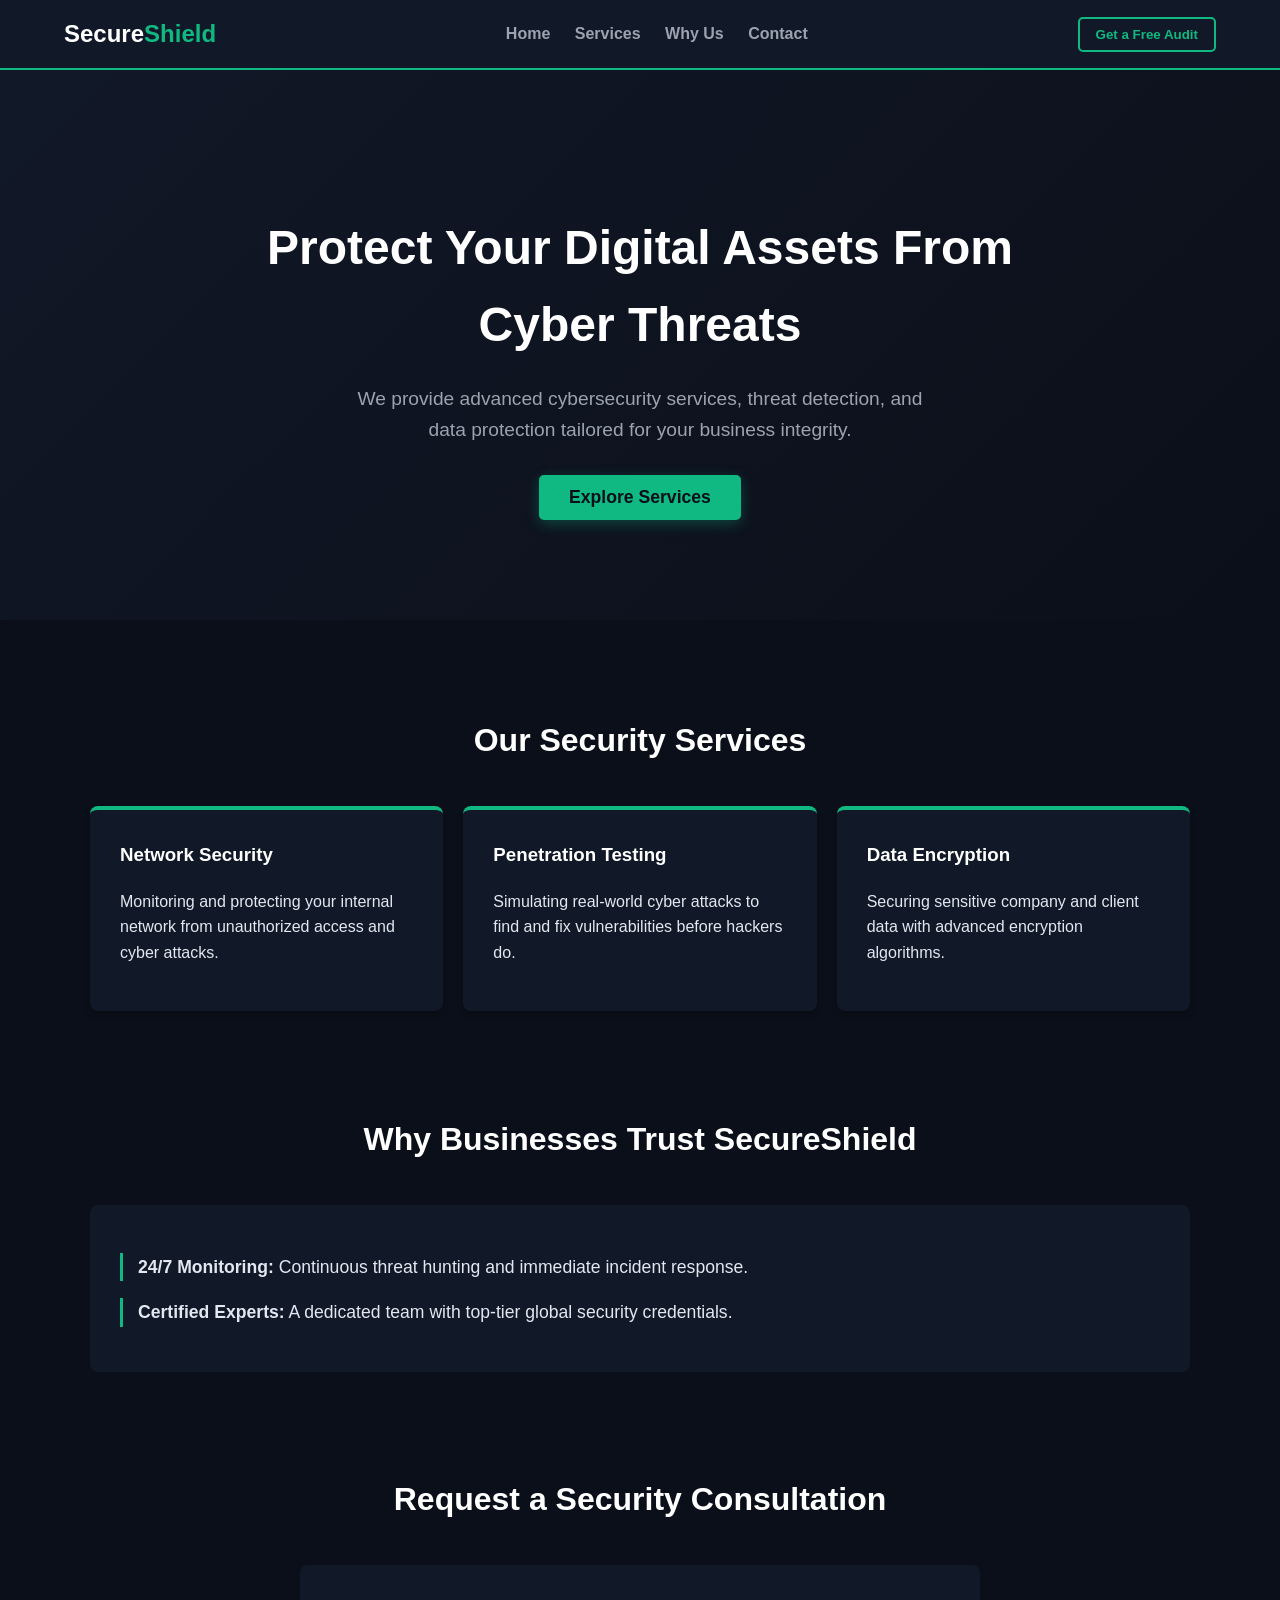
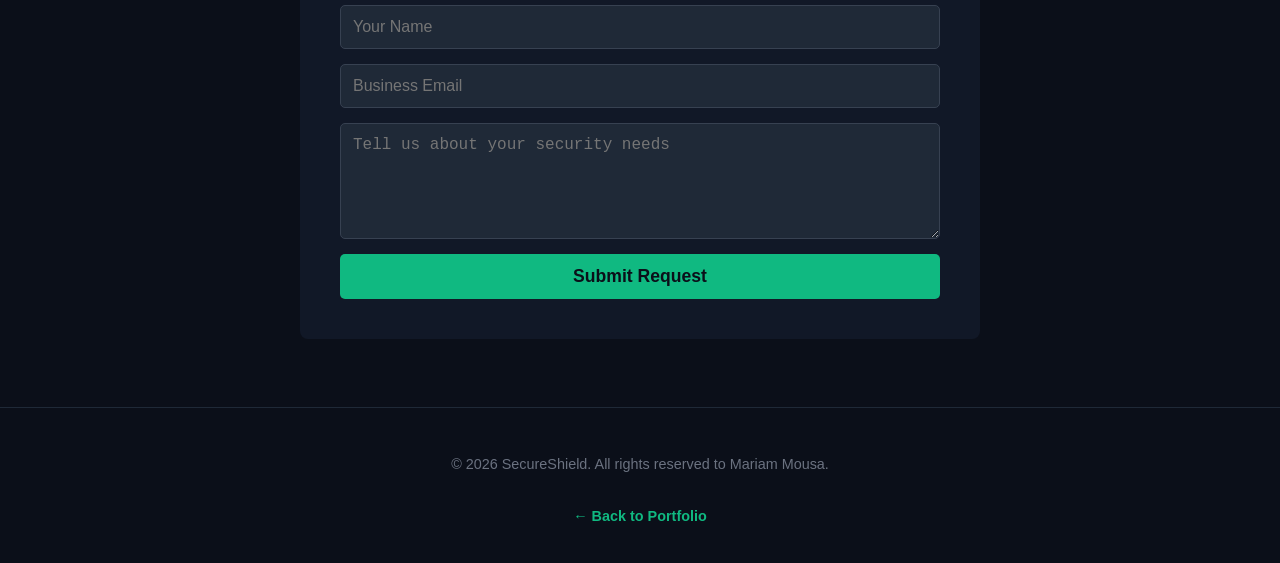
<file: CyberS.html>
<!DOCTYPE html>
<html lang="en">
<head>
    <meta charset="UTF-8">
    <meta name="viewport" content="width=device-width, initial-scale=1.0">
    <title>SecureShield | Cybersecurity Solutions</title>
    <link rel="stylesheet" href="CyberS.css">
</head>
<body>

    <!-- Header Section -->
    <header>
        <div class="logo">Secure<span>Shield</span></div>
        <nav>
            <a href="#hero">Home</a>
            <a href="#services">Services</a>
            <a href="#why-us">Why Us</a>
            <a href="#contact">Contact</a>
        </nav>
        <button class="btn-nav">Get a Free Audit</button>
    </header>

    <!-- Hero Section -->
    <section id="hero">
        <div class="hero-text">
            <h1>Protect Your Digital Assets From Cyber Threats</h1>
            <p>We provide advanced cybersecurity services, threat detection, and data protection tailored for your business integrity.</p>
            <button class="btn-main">Explore Services</button>
        </div>
    </section>

    <!-- Services Section -->
    <section id="services">
        <h2>Our Security Services</h2>
        <div class="services-grid">
            <div class="service-card">
                <h3>Network Security</h3>
                <p>Monitoring and protecting your internal network from unauthorized access and cyber attacks.</p>
            </div>
            <div class="service-card">
                <h3>Penetration Testing</h3>
                <p>Simulating real-world cyber attacks to find and fix vulnerabilities before hackers do.</p>
            </div>
            <div class="service-card">
                <h3>Data Encryption</h3>
                <p>Securing sensitive company and client data with advanced encryption algorithms.</p>
            </div>
        </div>
    </section>

    <!-- Why Choose Us Section -->
    <section id="why-us">
        <h2>Why Businesses Trust SecureShield</h2>
        <div class="features">
            <p><strong>24/7 Monitoring:</strong> Continuous threat hunting and immediate incident response.</p>
            <p><strong>Certified Experts:</strong> A dedicated team with top-tier global security credentials.</p>
        </div>
    </section>

    <!-- Contact Section -->
    <section id="contact">
        <h2>Request a Security Consultation</h2>
        <form>
            <input type="text" placeholder="Your Name" required>
            <input type="email" placeholder="Business Email" required>
            <textarea placeholder="Tell us about your security needs" rows="5" required></textarea>
            <button type="submit">Submit Request</button>
        </form>
    </section>

    <!-- Footer Section -->
    <footer>
        <p>&copy; 2026 SecureShield. All rights reserved to Mariam Mousa.</p>
        <a href="index.html" class="back-link">&larr; Back to Portfolio</a>
    </footer>

</body>
</html>
</file>
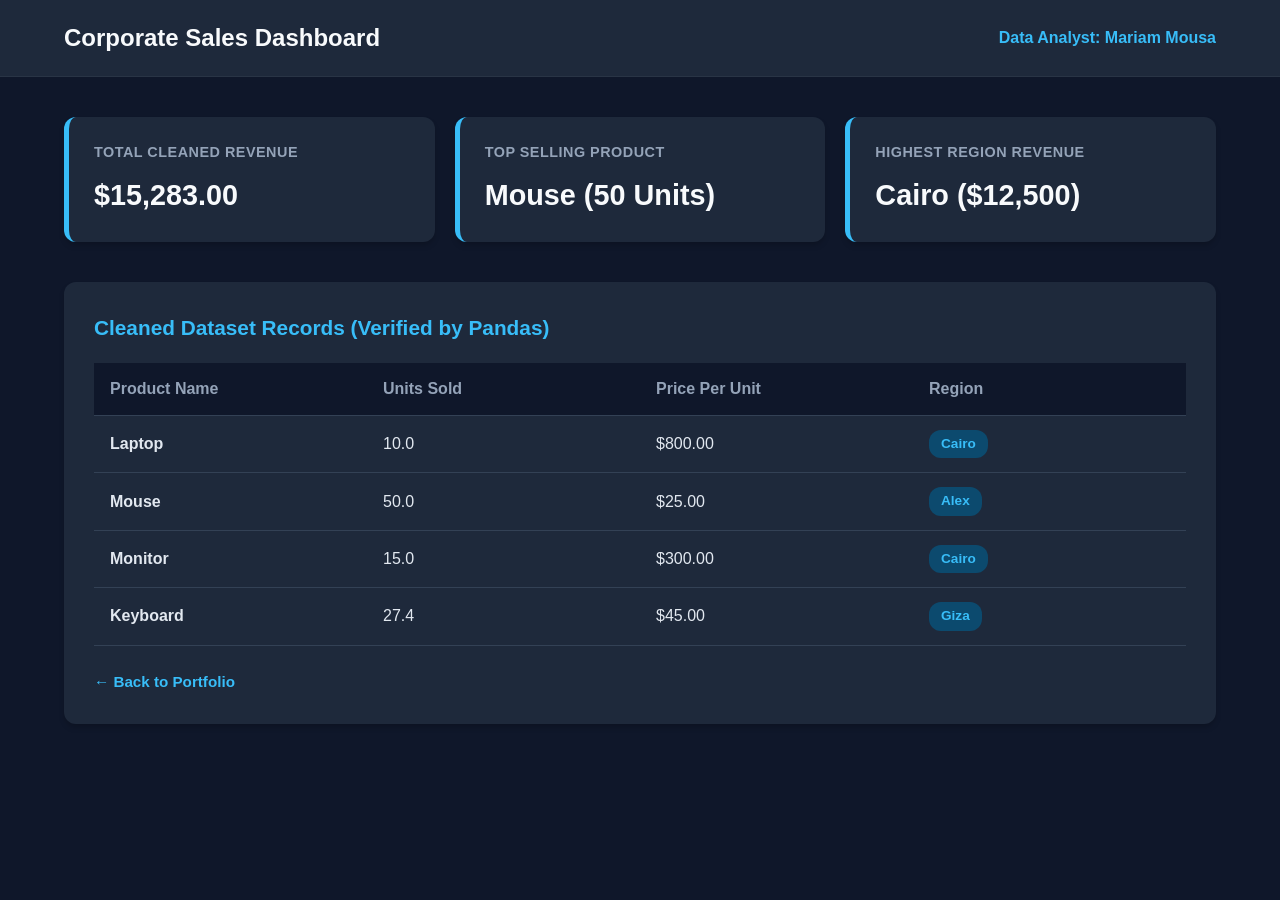
<file: DashB.html>
<!DOCTYPE html>
<html lang="en">
<head>
    <meta charset="UTF-8">
    <meta name="viewport" content="width=device-width, initial-scale=1.0">
    <title>Sales Analytics Dashboard</title>
    <link rel="stylesheet" href="DashB.css">
</head>
<body>

    <!-- Header -->
    <header class="dashboard-header">
        <h1>Corporate Sales Dashboard</h1>
        <div class="user-profile">Data Analyst: Mariam Mousa</div>
    </header>

    <main class="container">
        <!-- Stats Cards derived from Python Report -->
        <section class="stats-grid">
            <div class="stat-card revenue">
                <h3>Total Cleaned Revenue</h3>
                <div class="value">$15,283.00</div>
            </div>
            <div class="stat-card">
                <h3>Top Selling Product</h3>
                <div class="value">Mouse (50 Units)</div>
            </div>
            <div class="stat-card">
                <h3>Highest Region Revenue</h3>
                <div class="value">Cairo ($12,500)</div>
            </div>
        </section>

        <!-- Cleaned Data View Table -->
        <section class="table-section">
            <h2>Cleaned Dataset Records (Verified by Pandas)</h2>
            <div class="table-responsive">
                <table class="data-table">
                    <thead>
                        <tr>
                            <th>Product Name</th>
                            <th>Units Sold</th>
                            <th>Price Per Unit</th>
                            <th>Region</th>
                        </tr>
                    </thead>
                    <tbody>
                        <tr>
                            <td><strong>Laptop</strong></td>
                            <td>10.0</td>
                            <td>$800.00</td>
                            <td><span class="badge-region">Cairo</span></td>
                        </tr>
                        <tr>
                            <td><strong>Mouse</strong></td>
                            <td>50.0</td>
                            <td>$25.00</td>
                            <td><span class="badge-region">Alex</span></td>
                        </tr>
                        <tr>
                            <td><strong>Monitor</strong></td>
                            <td>15.0</td>
                            <td>$300.00</td>
                            <td><span class="badge-region">Cairo</span></td>
                        </tr>
                        <tr>
                            <td><strong>Keyboard</strong></td>
                            <td>27.4</td>
                            <td>$45.00</td>
                            <td><span class="badge-region">Giza</span></td>
                        </tr>
                    </tbody>
                </table>
            </div>
            <a href="Portfolio. html" class="back-btn">&larr; Back to Portfolio</a>
        </section>
    </main>

</body>
</html>
</file>
<file: CyberS.css>
/* التنسيقات العامة للموقع */
body {
    margin: 0;
    padding: 0;
    font-family: 'Segoe UI', Tahoma, Geneva, Verdana, sans-serif;
    background-color: #0b0f19;
    color: #e2e8f0;
    line-height: 1.6;
}

/* الهيدر وشريط التنقل */
header {
    background-color: #111827;
    padding: 15px 5%;
    display: flex;
    justify-content: space-between;
    align-items: center;
    border-bottom: 2px solid #10b981;
    position: sticky;
    top: 0;
    z-index: 100;
}

.logo {
    font-size: 1.5rem;
    font-weight: 700;
    color: #ffffff;
}

.logo span {
    color: #10b981;
}

nav a {
    color: #9ca3af;
    text-decoration: none;
    margin-left: 20px;
    font-weight: 600;
    transition: color 0.3s;
}

nav a:hover {
    color: #10b981;
}

.btn-nav {
    background: transparent;
    border: 2px solid #10b981;
    color: #10b981;
    padding: 8px 16px;
    border-radius: 5px;
    cursor: pointer;
    font-weight: 600;
    transition: all 0.3s;
}

.btn-nav:hover {
    background: #10b981;
    color: #0b0f19;
}

/* الواجهة الرئيسية (Hero Section) */
#hero {
    background: linear-gradient(135deg, #111827, #0b0f19);
    padding: 100px 5%;
    text-align: center;
}

#hero h1 {
    font-size: 3rem;
    color: #ffffff;
    margin-bottom: 20px;
    max-width: 800px;
    margin-left: auto;
    margin-right: auto;
}

#hero p {
    font-size: 1.2rem;
    color: #9ca3af;
    max-width: 600px;
    margin: 0 auto 30px auto;
}

.btn-main {
    background: #10b981;
    color: #0b0f19;
    border: none;
    padding: 12px 30px;
    font-size: 1.1rem;
    border-radius: 5px;
    cursor: pointer;
    font-weight: 700;
    box-shadow: 0 4px 14px rgba(16, 185, 129, 0.3);
    transition: transform 0.3s;
}

.btn-main:hover {
    transform: translateY(-3px);
}

/* الأقسام العامة */
#services, #why-us, #contact {
    padding: 8px 5%;
    max-width: 1100px;
    margin: 60px auto;
}

section h2 {
    text-align: center;
    font-size: 2rem;
    color: #ffffff;
    margin-bottom: 40px;
}

/* شبكة الخدمات */
.services-grid {
    display: flex;
    gap: 20px;
    flex-wrap: wrap;
}

.service-card {
    flex: 1;
    min-width: 280px;
    background-color: #111827;
    padding: 30px;
    border-radius: 8px;
    border-top: 4px solid #10b981;
    box-shadow: 0 4px 6px rgba(0, 0, 0, 0.2);
    transition: transform 0.3s;
}

.service-card:hover {
    transform: translateY(-5px);
}

.service-card h3 {
    color: #ffffff;
    margin-top: 0;
}

/* المميزات */
.features {
    background-color: #111827;
    padding: 30px;
    border-radius: 8px;
}

.features p {
    font-size: 1.1rem;
    margin-bottom: 15px;
    border-left: 3px solid #10b981;
    padding-left: 15px;
}

/* النموذج (Form) */
form {
    background-color: #111827;
    padding: 40px;
    border-radius: 8px;
    max-width: 600px;
    margin: 0 auto;
    display: flex;
    flex-direction: column;
    gap: 15px;
}

form input, form textarea {
    background-color: #1f2937;
    border: 1px solid #374151;
    color: #ffffff;
    padding: 12px;
    border-radius: 5px;
    font-size: 1rem;
}

form input:focus, form textarea:focus {
    outline: none;
    border-color: #10b981;
}

form button {
    background: #10b981;
    color: #0b0f19;
    border: none;
    padding: 12px;
    font-size: 1.1rem;
    font-weight: 700;
    border-radius: 5px;
    cursor: pointer;
    transition: background 0.3s;
}

form button:hover {
    background: #059669;
}

/* الـ Footer زرار العودة */
footer {
    text-align: center;
    padding: 30px;
    background-color: #0b0f19;
    color: #6b7280;
    font-size: 0.9rem;
    border-top: 1px solid #1f2937;
}

.back-link {
    display: inline-block;
    margin-top: 15px;
    color: #10b981;
    text-decoration: none;
    font-weight: 600;
}

.back-link:hover {
    text-decoration: underline;
}
</file>
<file: DashB.css>
/* الإعدادات العامة للوحة التحكم */
body {
    margin: 0;
    font-family: 'Segoe UI', sans-serif;
    background-color: #0f172a;
    color: #f8fafc;
    line-height: 1.5;
}

/* الهيدر العلوي */
.dashboard-header {
    background-color: #1e293b;
    padding: 20px 5%;
    display: flex;
    justify-content: space-between;
    align-items: center;
    border-bottom: 1px solid rgba(255, 255, 255, 0.05);
}

.dashboard-header h1 {
    margin: 0;
    font-size: 1.5rem;
    color: #f8fafc;
}

.user-profile {
    font-weight: 600;
    color: #38bdf8;
}

.container {
    padding: 40px 5%;
    max-width: 1200px;
    margin: 0 auto;
}

/* كروت الإحصائيات الذكية */
.stats-grid {
    display: flex;
    gap: 20px;
    flex-wrap: wrap;
    margin-bottom: 40px;
}

.stat-card {
    flex: 1;
    min-width: 220px;
    background: #1e293b;
    padding: 25px;
    border-radius: 12px;
    box-shadow: 0 4px 6px -1px rgba(0,0,0,0.2);
    border-left: 5px solid #38bdf8;
}

.stat-card h3 {
    margin: 0 0 10px 0;
    color: #94a3b8;
    font-size: 0.9rem;
    text-transform: uppercase;
    letter-spacing: 0.5px;
}

.stat-card .value {
    font-size: 1.8rem;
    font-weight: 700;
    color: #f8fafc;
}

/* جدول عرض البيانات النظيفة وتثبيت العرض */
.table-section {
    background: #1e293b;
    padding: 30px;
    border-radius: 12px;
    box-shadow: 0 4px 6px -1px rgba(0,0,0,0.2);
}

.table-section h2 {
    margin-top: 0;
    margin-bottom: 20px;
    font-size: 1.3rem;
    color: #38bdf8;
}

.table-responsive {
    width: 100%;
    overflow-x: auto;
}

.data-table {
    width: 100%;
    border-collapse: collapse;
    text-align: left;
    table-layout: fixed; /* يمنع خروج النصوص خارج الخلية ويعطي استقرار */
}

.data-table th, 
.data-table td {
    padding: 14px 16px;
    border-bottom: 1px solid #334155;
    word-wrap: break-word; /* معالجة خروج الرموز والنصوص */
}

.data-table th {
    background-color: #0f172a;
    color: #94a3b8;
    font-weight: 600;
}

.data-table td {
    color: #e2e8f0;
}

.data-table tr:hover {
    background-color: rgba(255, 255, 255, 0.02);
}

.badge-region {
    background-color: #0c4a6e;
    color: #38bdf8;
    padding: 4px 12px;
    border-radius: 12px;
    font-size: 0.85rem;
    font-weight: 600;
    display: inline-block;
}

.back-btn {
    display: inline-block;
    margin-top: 25px;
    color: #38bdf8;
    text-decoration: none;
    font-weight: 600;
    font-size: 0.95rem;
    transition: opacity 0.2s;
}

.back-btn:hover {
    opacity: 0.8;
}

/* تجاوب الشاشات الصغيرة */
@media (max-width: 600px) {
    .dashboard-header {
        flex-direction: column;
        align-items: flex-start;
        gap: 10px;
    }
}
</file>
